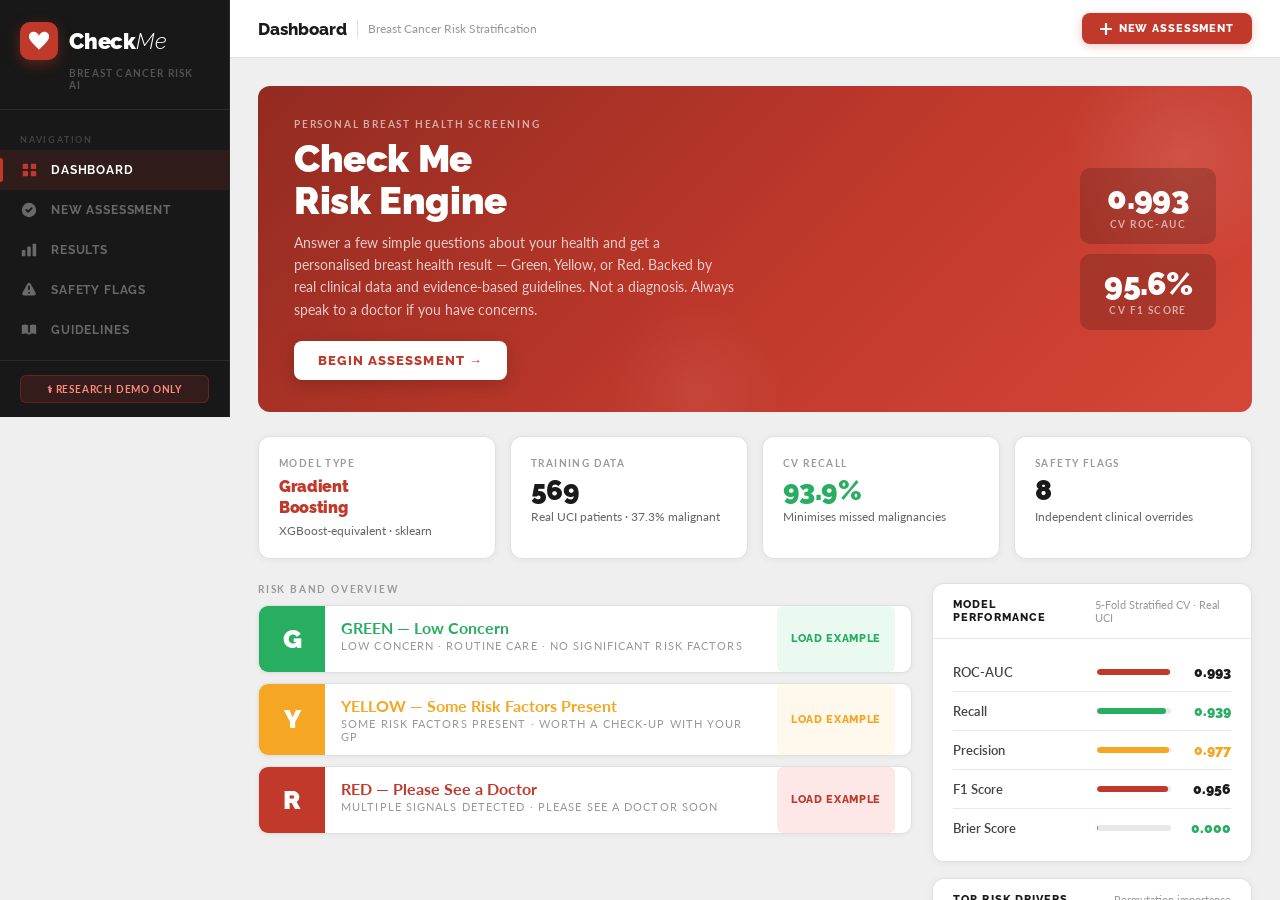
<file: Adetoro_Simbiat_Damilola/ui/index.html>
<!DOCTYPE html>
<html lang="en">
<head>
<meta charset="UTF-8"/><meta name="viewport" content="width=device-width,initial-scale=1"/>
<title>Check Me — Dashboard</title>
<link rel="stylesheet" href="css/app.css"/>
<style>
.hero-banner {
  background: linear-gradient(135deg, var(--red-dark) 0%, var(--red) 55%, #d44638 100%);
  border-radius:12px; padding:32px 36px; color:white;
  display:flex; align-items:center; gap:32px;
  margin-bottom:24px; position:relative; overflow:hidden;
}
.hero-banner::before { content:''; position:absolute; top:-50px; right:-50px; width:240px; height:240px; background:radial-gradient(circle,rgba(255,255,255,0.1),transparent 70%); border-radius:50%; }
.hero-banner::after  { content:''; position:absolute; bottom:-70px; left:35%; width:180px; height:180px; background:radial-gradient(circle,rgba(255,255,255,0.06),transparent 70%); border-radius:50%; }
.hero-text { flex:1; position:relative; z-index:1; }
.hero-pre  { font-size:10px; font-weight:700; letter-spacing:0.18em; text-transform:uppercase; color:rgba(255,255,255,0.6); margin-bottom:8px; }
.hero-h1   { font-family:var(--font-head); font-size:38px; font-weight:900; letter-spacing:-0.01em; line-height:1.1; margin-bottom:10px; }
.hero-body { font-size:14px; color:rgba(255,255,255,0.75); line-height:1.6; max-width:440px; }
.hero-cta  { display:inline-flex; align-items:center; gap:8px; background:white; color:var(--red); border:none; border-radius:8px; padding:12px 24px; font-family:var(--font-head); font-size:13px; font-weight:800; letter-spacing:0.08em; text-transform:uppercase; cursor:pointer; margin-top:20px; box-shadow:0 4px 16px rgba(0,0,0,0.18); text-decoration:none; transition:opacity 0.15s; }
.hero-cta:hover { opacity:0.9; }
.hero-stats { position:relative; z-index:1; display:flex; flex-direction:column; gap:10px; }
.hero-stat  { text-align:center; padding:14px 24px; background:rgba(0,0,0,0.18); border-radius:10px; min-width:130px; }
.hero-stat-n { font-family:var(--font-head); font-size:32px; font-weight:900; line-height:1; letter-spacing:-0.02em; }
.hero-stat-l { font-size:10px; font-weight:700; letter-spacing:0.14em; text-transform:uppercase; color:rgba(255,255,255,0.6); margin-top:4px; }

.stat-card { background:white; border:1px solid var(--border); border-radius:12px; padding:20px; box-shadow:0 1px 8px rgba(0,0,0,0.05); }
.stat-lbl  { font-size:10px; font-weight:700; letter-spacing:0.14em; text-transform:uppercase; color:var(--mid-grey); margin-bottom:8px; }
.stat-val  { font-family:var(--font-head); font-size:28px; font-weight:900; line-height:1; letter-spacing:-0.02em; }
.stat-sub  { font-size:12px; color:var(--text-sub); margin-top:4px; }

.band-action { margin-right:16px; padding:6px 14px; border-radius:6px; border:none; font-family:var(--font-head); font-size:11px; font-weight:800; letter-spacing:0.06em; text-transform:uppercase; cursor:pointer; white-space:nowrap; transition:opacity 0.15s; }
.band-action:hover { opacity:0.82; }

.preset-grid { display:grid; grid-template-columns:1fr 1fr 1fr; gap:10px; }
.preset-btn  { padding:14px 10px; border-radius:8px; border:none; color:white; font-family:var(--font-head); font-size:13px; font-weight:800; letter-spacing:0.04em; text-transform:uppercase; cursor:pointer; transition:opacity 0.15s, transform 0.1s; }
.preset-btn:active { opacity:0.82; transform:scale(0.97); }

.feat-row { display:flex; align-items:center; gap:8px; margin-bottom:9px; }
.feat-lbl { font-size:11px; font-weight:700; color:var(--dk-grey); width:160px; text-transform:uppercase; letter-spacing:0.04em; flex-shrink:0; }
.feat-track { flex:1; height:5px; background:var(--lt-grey); border-radius:99px; overflow:hidden; }
.feat-fill  { height:100%; border-radius:99px; background:var(--red); }
.feat-val   { font-size:11px; font-weight:700; color:var(--mid-grey); width:44px; text-align:right; }
</style>
</head>
<body>
<div class="shell">
  <div id="sb"></div>
  <div class="main">

    <div class="topbar">
      <div class="topbar-title">Dashboard</div>
      <div class="topbar-sep"></div>
      <div class="topbar-sub">Breast Cancer Risk Stratification</div>
      <div class="topbar-right">
        <a href="assess.html" class="btn btn-primary">
          <svg width="12" height="12" viewBox="0 0 12 12" fill="none" stroke="white" stroke-width="2.2" stroke-linecap="round"><line x1="6" y1="1" x2="6" y2="11"/><line x1="1" y1="6" x2="11" y2="6"/></svg>
          New Assessment
        </a>
      </div>
    </div>

    <div class="page">

      <!-- Hero -->
      <div class="hero-banner fi">
        <div class="hero-text">
          <div class="hero-pre">Personal Breast Health Screening</div>
          <div class="hero-h1">Check Me<br>Risk Engine</div>
          <div class="hero-body">Answer a few simple questions about your health and get a personalised breast health result — Green, Yellow, or Red. Backed by real clinical data and evidence-based guidelines. Not a diagnosis. Always speak to a doctor if you have concerns.</div>
          <a href="assess.html" class="hero-cta">Begin Assessment →</a>
        </div>
        <div class="hero-stats">
          <div class="hero-stat">
            <div class="hero-stat-n">0.993</div>
            <div class="hero-stat-l">CV ROC-AUC</div>
          </div>
          <div class="hero-stat">
            <div class="hero-stat-n">95.6%</div>
            <div class="hero-stat-l">CV F1 Score</div>
          </div>
        </div>
      </div>

      <!-- Stats row -->
      <div class="grid-4 fi fi-1" style="margin-bottom:24px;">
        <div class="stat-card">
          <div class="stat-lbl">Model Type</div>
          <div class="stat-val" style="font-size:16px;color:var(--red);line-height:1.3;">Gradient<br>Boosting</div>
          <div class="stat-sub">XGBoost-equivalent · sklearn</div>
        </div>
        <div class="stat-card">
          <div class="stat-lbl">Training Data</div>
          <div class="stat-val">569</div>
          <div class="stat-sub">Real UCI patients · 37.3% malignant</div>
        </div>
        <div class="stat-card">
          <div class="stat-lbl">CV Recall</div>
          <div class="stat-val" style="color:var(--green);">93.9%</div>
          <div class="stat-sub">Minimises missed malignancies</div>
        </div>
        <div class="stat-card">
          <div class="stat-lbl">Safety Flags</div>
          <div class="stat-val">8</div>
          <div class="stat-sub">Independent clinical overrides</div>
        </div>
      </div>

      <!-- Two columns -->
      <div class="col-2-1 fi fi-2">
        <div>
          <div class="sec-label">Risk Band Overview</div>

          <div class="cat-row clickable" onclick="go('green')">
            <div class="cat-badge badge-G">G</div>
            <div class="cat-info">
              <div class="cat-title c-G">GREEN — Low Concern</div>
              <div class="cat-sub">Low concern · Routine care · No significant risk factors</div>
            </div>
            <button class="band-action" style="background:var(--green-lt);color:var(--green);">Load Example</button>
          </div>

          <div class="cat-row clickable" onclick="go('yellow')">
            <div class="cat-badge badge-Y">Y</div>
            <div class="cat-info">
              <div class="cat-title c-Y">YELLOW — Some Risk Factors Present</div>
              <div class="cat-sub">Some risk factors present · Worth a check-up with your GP</div>
            </div>
            <button class="band-action" style="background:#fef9ec;color:var(--yellow);">Load Example</button>
          </div>

          <div class="cat-row clickable" onclick="go('red')">
            <div class="cat-badge badge-R">R</div>
            <div class="cat-info">
              <div class="cat-title c-R">RED — Please See a Doctor</div>
              <div class="cat-sub">Multiple signals detected · Please see a doctor soon</div>
            </div>
            <button class="band-action" style="background:var(--red-light);color:var(--red);">Load Example</button>
          </div>
        </div>

        <div style="display:flex;flex-direction:column;gap:16px;">

          <!-- Model performance -->
          <div class="card">
            <div class="card-head">
              <span class="card-head-title">Model Performance</span>
              <span class="card-head-sub">5-Fold Stratified CV · Real UCI</span>
            </div>
            <div class="card-body" style="padding:14px 20px;">
              <div class="perf-row"><span class="perf-lbl">ROC-AUC</span><div class="perf-track"><div class="perf-fill" style="width:99.3%;background:var(--red);"></div></div><span class="perf-val">0.993</span></div>
              <div class="perf-row"><span class="perf-lbl">Recall</span><div class="perf-track"><div class="perf-fill" style="width:93.9%;background:var(--green);"></div></div><span class="perf-val" style="color:var(--green);">0.939</span></div>
              <div class="perf-row"><span class="perf-lbl">Precision</span><div class="perf-track"><div class="perf-fill" style="width:97.7%;background:var(--yellow);"></div></div><span class="perf-val" style="color:var(--yellow);">0.977</span></div>
              <div class="perf-row"><span class="perf-lbl">F1 Score</span><div class="perf-track"><div class="perf-fill" style="width:95.6%;background:var(--red);"></div></div><span class="perf-val">0.956</span></div>
              <div class="perf-row"><span class="perf-lbl">Brier Score</span><div class="perf-track"><div class="perf-fill" style="width:2%;background:var(--green);"></div></div><span class="perf-val" style="color:var(--green);">0.000</span></div>
            </div>
          </div>

          <!-- Top features -->
          <div class="card">
            <div class="card-head"><span class="card-head-title">Top Risk Drivers</span><span class="card-head-sub">Permutation importance</span></div>
            <div class="card-body" style="padding:14px 20px;">
              <div class="feat-row"><div class="feat-lbl">Worst Area</div><div class="feat-track"><div class="feat-fill" style="width:100%;"></div></div><div class="feat-val">0.00752</div></div>
              <div class="feat-row"><div class="feat-lbl">Worst Concave Pts</div><div class="feat-track"><div class="feat-fill" style="width:11%;"></div></div><div class="feat-val">0.00083</div></div>
              <div class="feat-row"><div class="feat-lbl">Mean Concave Pts</div><div class="feat-track"><div class="feat-fill" style="width:1.6%;"></div></div><div class="feat-val">0.00012</div></div>
              <div class="feat-row"><div class="feat-lbl">Worst Texture</div><div class="feat-track"><div class="feat-fill" style="width:1.1%;"></div></div><div class="feat-val">0.00008</div></div>
              <div class="feat-row"><div class="feat-lbl">Mean Compactness</div><div class="feat-track"><div class="feat-fill" style="width:0.7%;"></div></div><div class="feat-val">0.00005</div></div>
              <p style="font-size:10px;color:var(--mid-grey);margin-top:8px;">AUC drop on permutation · higher = more influential</p>
            </div>
          </div>

          <!-- Quick presets -->
          <div class="card">
            <div class="card-head"><span class="card-head-title">Quick Load</span><span class="card-head-sub">Example patients</span></div>
            <div class="card-body">
              <div class="preset-grid">
                <button class="preset-btn" style="background:var(--green);"  onclick="go('green')">🟢 Green</button>
                <button class="preset-btn" style="background:var(--yellow);" onclick="go('yellow')">🟡 Yellow</button>
                <button class="preset-btn" style="background:var(--red);"    onclick="go('red')">🔴 Red</button>
              </div>
            </div>
          </div>
        </div>
      </div>

      <div style="margin-top:20px;" class="fi fi-3">
        <div class="disclaimer"><strong>This is not a diagnosis.</strong> Check Me is a self-screening support tool. It cannot tell you whether you have or don't have cancer. For any concerns, please consult a healthcare professional.</div>
      </div>
    </div>
  </div>
</div>
<script src="js/model.js"></script>
<script>
  document.getElementById('sb').innerHTML = buildSidebar('dashboard');
  function go(preset) {
    const s = {...DEFAULT_STATE, ...PRESETS[preset]};
    saveState(s);
    scorePatient(s).then(result => {
      saveResult({...result, state: s});
      window.location.href = 'results.html';
    });
  }
</script>
</body>
</html>
</file>
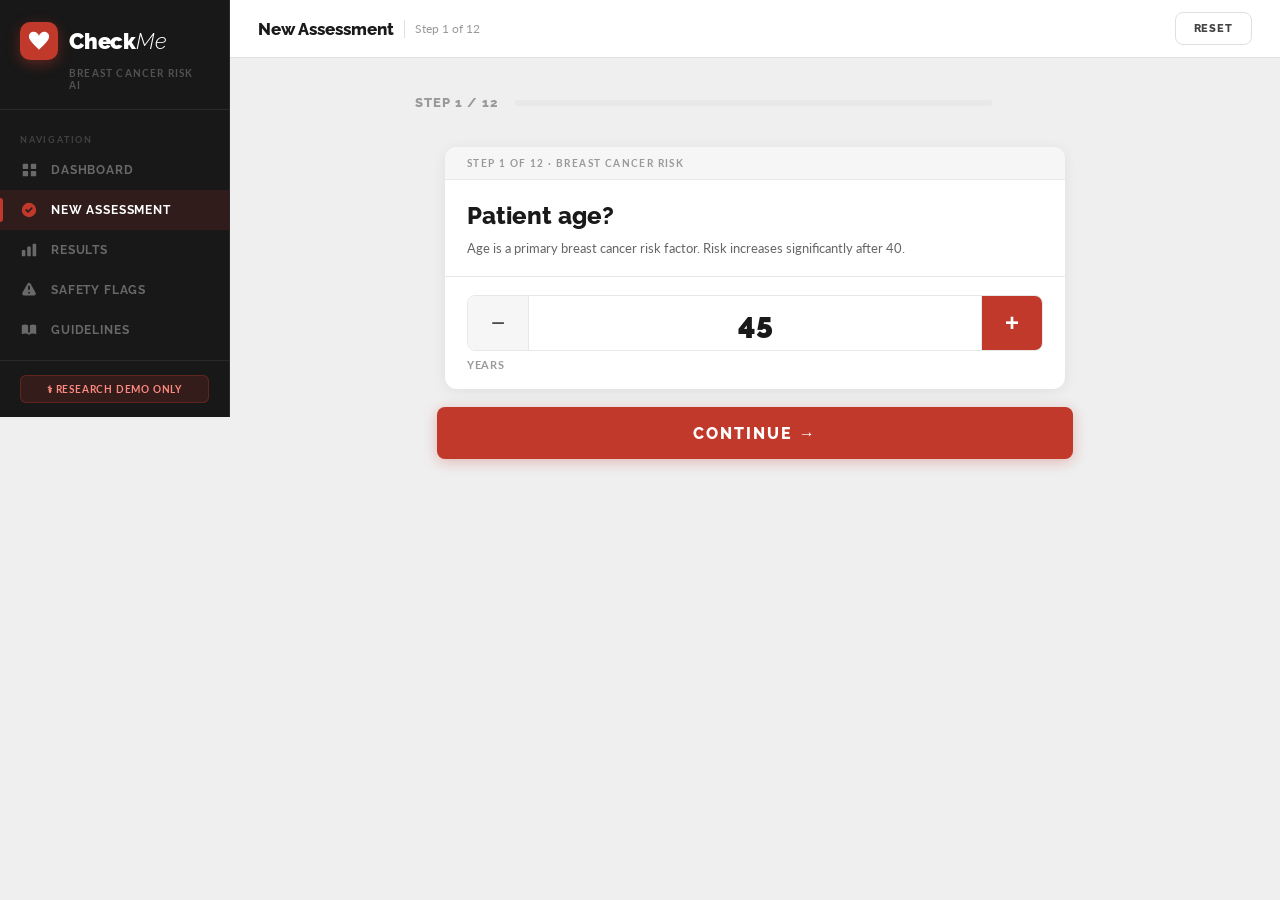
<file: Adetoro_Simbiat_Damilola/ui/assess.html>
<!DOCTYPE html>
<html lang="en">
<head>
<meta charset="UTF-8"/><meta name="viewport" content="width=device-width,initial-scale=1"/>
<title>Check Me — Assessment</title>
<link rel="stylesheet" href="css/app.css"/>
<style>
.assess-wrap { max-width:680px; margin:0 auto; }
.assess-topbar { display:flex; align-items:center; gap:16px; margin-bottom:28px; }
.step-counter  { font-family:var(--font-head); font-size:13px; font-weight:800; color:var(--mid-grey); letter-spacing:0.08em; text-transform:uppercase; }
.progress-bar-outer { flex:1; height:6px; background:var(--lt-grey); border-radius:99px; overflow:hidden; }
.progress-bar-inner { height:100%; background:var(--red); border-radius:99px; transition:width 0.4s ease; }

/* FNA grid */
.fna-grid { display:grid; grid-template-columns:1fr 1fr; gap:0; }
.fna-field { padding:14px 22px; border-bottom:1px solid var(--lt-grey); border-right:1px solid var(--lt-grey); }
.fna-field:nth-child(even) { border-right:none; }
.fna-label { font-size:12px; font-weight:700; color:var(--dk-grey); margin-bottom:6px; text-transform:uppercase; letter-spacing:0.06em; }
.fna-unit  { font-size:10px; color:var(--mid-grey); font-weight:400; margin-left:4px; }
.fna-mini-row { display:flex; align-items:center; border:1px solid var(--lt-grey); border-radius:6px; overflow:hidden; }
.fna-btn { width:36px; height:36px; background:var(--off-white); border:none; cursor:pointer; font-size:18px; color:var(--dk-grey); display:flex; align-items:center; justify-content:center; flex-shrink:0; transition:background 0.1s; }
.fna-btn:active { background:var(--lt-grey); }
.fna-btn.plus { background:var(--red); color:white; }
.fna-inp { flex:1; border:none; outline:none; text-align:center; font-family:var(--font-head); font-size:16px; font-weight:800; color:var(--text); background:white; height:36px; border-left:1px solid var(--lt-grey); border-right:1px solid var(--lt-grey); -moz-appearance:textfield; }
.fna-inp::-webkit-outer-spin-button, .fna-inp::-webkit-inner-spin-button { -webkit-appearance:none; }
</style>
</head>
<body>
<div class="shell">
  <div id="sb"></div>
  <div class="main">
    <div class="topbar">
      <div class="topbar-title">New Assessment</div>
      <div class="topbar-sep"></div>
      <div class="topbar-sub" id="step-label">Step 1 of 12</div>
      <div class="topbar-right">
        <button class="btn btn-ghost" onclick="resetAssess()">Reset</button>
      </div>
    </div>
    <div class="page">
      <div class="assess-wrap">
        <div class="assess-topbar fi">
          <div class="step-counter" id="step-counter">Step 1 / 12</div>
          <div class="progress-bar-outer">
            <div class="progress-bar-inner" id="prog" style="width:0%"></div>
          </div>
          <button class="btn btn-ghost" id="btn-back" onclick="prevStep()">← Back</button>
        </div>
        <div id="step-content"></div>
      </div>
    </div>
  </div>
</div>
<script src="js/model.js"></script>
<script>
document.getElementById('sb').innerHTML = buildSidebar('assess');

let state = loadState();
let step  = 0;

const STEPS = [
  { type:'num', key:'age',                 q:"Patient age?",                                  hint:"Age is a primary breast cancer risk factor. Risk increases significantly after 40.",                  unit:'years', min:18, max:100, s:1 },
  { type:'num', key:'bmi',                 q:"Body Mass Index (BMI)?",                        hint:"Obesity increases post-menopausal breast cancer risk through elevated oestrogen levels.",              unit:'kg/m²', min:14, max:60,  s:0.5 },
  { type:'num', key:'alcohol_drinks_week', q:"Alcohol consumption?",                          hint:"Each additional 10g of alcohol per day raises relative risk by ~7-10% (IARC 2010).",                 unit:'drinks / week', min:0, max:30, s:1 },
  { type:'yn',  key:'family_history_bc',   q:"First-degree family history of breast cancer?",  hint:"Mother, sister, or daughter diagnosed with breast cancer. Doubles baseline risk." },
  { type:'yn',  key:'brca_mutation',        q:"Known BRCA1 or BRCA2 mutation?",               hint:"Confirmed pathogenic variant via genetic testing. Lifetime risk 55–72% (BRCA1) or 45–69% (BRCA2)." },
  { type:'yn',  key:'prior_biopsy',         q:"Prior breast biopsy?",                          hint:"Any previous biopsy of breast tissue. Atypical hyperplasia on biopsy raises risk 4-fold." },
  { type:'yn',  key:'hrt_use',              q:"Currently using Hormone Replacement Therapy?",  hint:"Combined oestrogen-progestogen HRT increases risk. Duration and type of HRT matter." },
  { type:'yn',  key:'dense_breast',         q:"Dense breast tissue confirmed?",                hint:"BI-RADS category C or D on recent mammography. Dense tissue masks lesions and raises risk." },
  { type:'yn',  key:'palpable_lump',        q:"Palpable lump on examination?",                hint:"Any discrete lump detected by clinical or self-examination. Asymmetric lumps are particularly significant." },
  { type:'yn',  key:'nipple_discharge',     q:"Spontaneous nipple discharge?",                 hint:"Non-lactational discharge, especially if bloody, unilateral, or from a single duct." },
  { type:'yn',  key:'skin_changes',         q:"Skin dimpling or peau d'orange?",              hint:"Any skin texture changes, tethering, erythema or dimpling over the breast. Classic sign of malignancy." },
  { type:'fna', q:"FNA Nucleus Measurements",                                                   hint:"Enter values from fine needle aspirate cytology. Leave defaults if not yet available — they can be updated later." },
];

const FNA_FIELDS = [
  { key:'mean_radius',          label:'Radius Mean',          unit:'',    min:4,   max:35,   s:0.5  },
  { key:'mean_texture',         label:'Texture Mean',         unit:'',    min:5,   max:50,   s:0.5  },
  { key:'mean_area',            label:'Area Mean',            unit:'µm²', min:100, max:2500, s:10   },
  { key:'mean_concavity',       label:'Concavity Mean',       unit:'',    min:0,   max:0.45, s:0.01 },
  { key:'mean_concave_points',  label:'Concave Pts Mean',     unit:'',    min:0,   max:0.20, s:0.005},
  { key:'worst_radius',         label:'Radius Worst',         unit:'',    min:6,   max:36,   s:0.5  },
  { key:'worst_area',           label:'Area Worst',           unit:'µm²', min:150, max:4000, s:10   },
  { key:'worst_concavity',      label:'Concavity Worst',      unit:'',    min:0,   max:1,    s:0.01 },
  { key:'worst_concave_points',    label:'Concave Pts Worst',    unit:'',    min:0,   max:0.30, s:0.005},
];

function render() {
  const s = STEPS[step], total = STEPS.length;
  const pct = Math.round(step / total * 100);
  document.getElementById('prog').style.width = pct + '%';
  document.getElementById('step-counter').textContent = `Step ${step+1} / ${total}`;
  document.getElementById('step-label').textContent   = `Step ${step+1} of ${total}`;
  document.getElementById('btn-back').style.visibility = step === 0 ? 'hidden' : 'visible';

  let inner = '';

  if (s.type === 'yn') {
    const y = state[s.key]===1, n = state[s.key]===0;
    inner = `
      <div class="yn-row">
        <button class="yn-btn yes${y?' sel-y':''}" id="yn-y" onclick="pickYN(1)">YES<span class="yn-hint">Confirmed</span></button>
        <button class="yn-btn no${n?' sel-n':''}"  id="yn-n" onclick="pickYN(0)">NO<span class="yn-hint">Not present</span></button>
      </div>`;
  } else if (s.type === 'num') {
    const v = state[s.key] ?? s.min;
    inner = `
      <div class="stepper-wrap">
        <div class="stepper-row">
          <button class="stp-btn" onclick="adj('${s.key}',${-s.s},${s.min},${s.max})">−</button>
          <input class="stp-val" id="nf-${s.key}" type="number" value="${v}" min="${s.min}" max="${s.max}" step="${s.s}" onchange="state['${s.key}']=parseFloat(this.value)||${s.min}"/>
          <button class="stp-btn plus" onclick="adj('${s.key}',${s.s},${s.min},${s.max})">+</button>
        </div>
        <div class="stp-unit">${s.unit}</div>
      </div>`;
  } else { // fna
    inner = `<div class="fna-grid">${FNA_FIELDS.map(f=>`
      <div class="fna-field">
        <div class="fna-label">${f.label}<span class="fna-unit">${f.unit}</span></div>
        <div class="fna-mini-row">
          <button class="fna-btn" onclick="adj('${f.key}',${-f.s},${f.min},${f.max})">−</button>
          <input class="fna-inp" id="nf-${f.key}" type="number" value="${state[f.key]??f.min}" min="${f.min}" max="${f.max}" step="${f.s}" onchange="state['${f.key}']=parseFloat(this.value)||${f.min}"/>
          <button class="fna-btn plus" onclick="adj('${f.key}',${f.s},${f.min},${f.max})">+</button>
        </div>
      </div>`).join('')}</div>`;
  }

  const isLast = step === total - 1;
  document.getElementById('step-content').innerHTML = `
    <div class="step-card fi">
      <div class="step-card-lbl">Step ${step+1} of ${total} · Breast Cancer Risk</div>
      <div class="step-card-q">${s.q}</div>
      <div class="step-card-hint">${s.hint}</div>
      ${inner}
    </div>
    <div class="continue-bar">
      <button class="btn-continue" onclick="nextStep()">
        ${isLast ? 'VIEW RESULTS →' : 'CONTINUE →'}
      </button>
    </div>`;
}

function pickYN(v) {
  const s = STEPS[step];
  state[s.key] = v;
  document.getElementById('yn-y').className = `yn-btn yes${v===1?' sel-y':''}`;
  document.getElementById('yn-n').className = `yn-btn no${v===0?' sel-n':''}`;
}

function adj(key, delta, min, max) {
  const el = document.getElementById('nf-'+key);
  let v = parseFloat(el?.value || state[key] || 0);
  v = Math.max(min, Math.min(max, parseFloat((v+delta).toFixed(4))));
  state[key] = v;
  if (el) el.value = v;
}

function nextStep() {
  saveState(state);
  if (step < STEPS.length-1) { step++; render(); window.scrollTo(0,0); }
  else {
    // Show loading state on the button
    const btn = document.querySelector('.btn-continue');
    if (btn) { btn.textContent = 'Analysing…'; btn.disabled = true; }
    scorePatient(state).then(result => {
      saveResult({...result, state});
      window.location.href = 'results.html';
    }).catch(() => {
      if (btn) { btn.textContent = 'Submit'; btn.disabled = false; }
      alert('Assessment failed. Please check the API is running.');
    });
  }
}

function prevStep() {
  if (step > 0) { step--; render(); window.scrollTo(0,0); }
}

function resetAssess() {
  state = {...DEFAULT_STATE}; step = 0; render();
}

render();
</script>
</body>
</html>
</file>
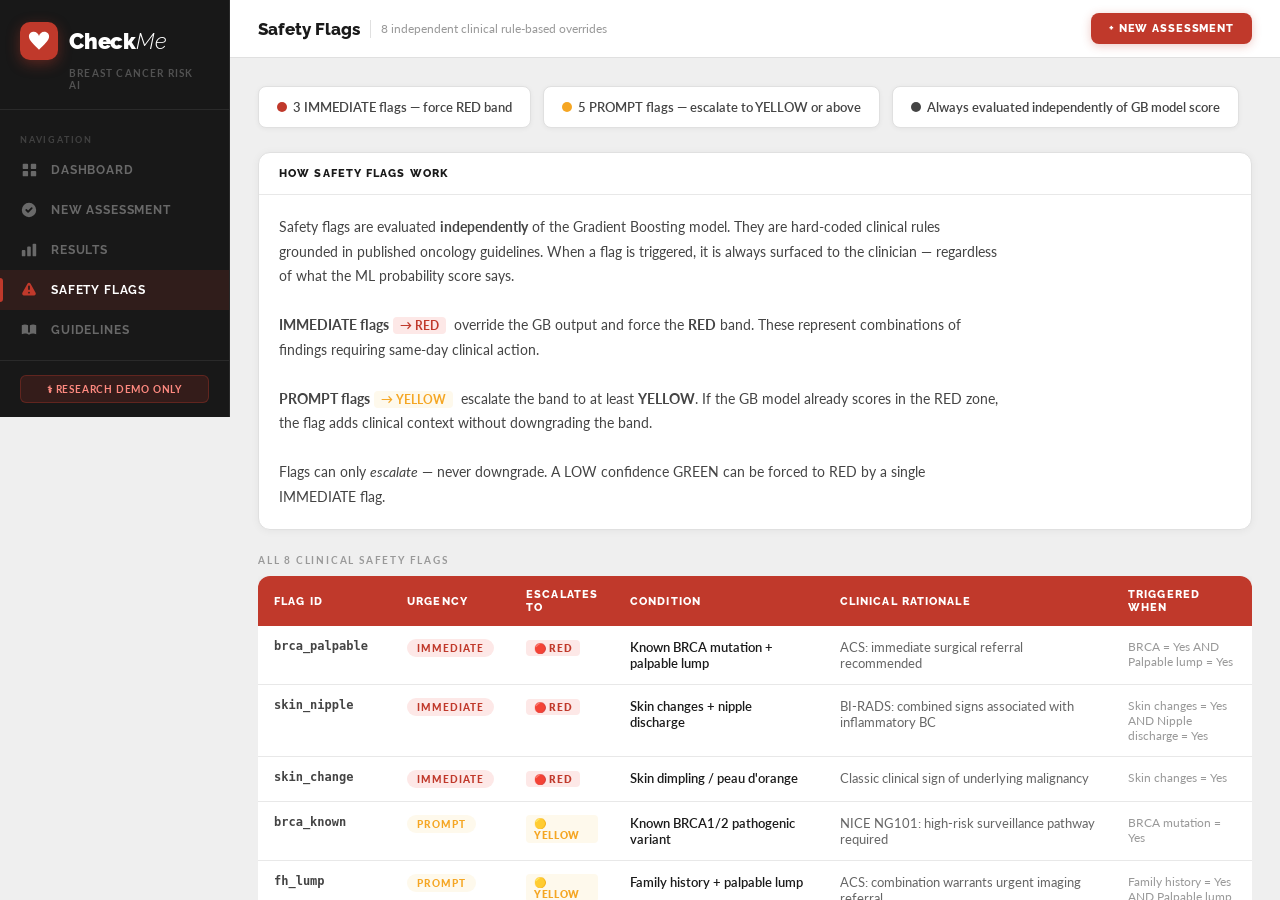
<file: Adetoro_Simbiat_Damilola/ui/flags.html>
<!DOCTYPE html>
<html lang="en">
<head>
<meta charset="UTF-8"/><meta name="viewport" content="width=device-width,initial-scale=1"/>
<title>Check Me — Safety Flags</title>
<link rel="stylesheet" href="css/app.css"/>
<style>
.flag-table { width:100%; border-collapse:collapse; background:white; border-radius:12px; overflow:hidden; box-shadow:0 1px 8px rgba(0,0,0,0.05); }
.flag-table th { background:var(--red); color:white; font-family:var(--font-head); font-size:11px; font-weight:800; letter-spacing:0.1em; text-transform:uppercase; padding:12px 16px; text-align:left; }
.flag-table td { padding:13px 16px; font-size:13px; border-bottom:1px solid var(--lt-grey); vertical-align:top; }
.flag-table tr:last-child td { border-bottom:none; }
.flag-table tr:hover td { background:var(--off-white); }
.urg-badge { display:inline-block; padding:3px 10px; border-radius:20px; font-size:10px; font-weight:900; letter-spacing:0.1em; text-transform:uppercase; }
.urg-imm { background:var(--red-light); color:var(--red); }
.urg-prm { background:#fef9ec; color:var(--yellow); }
.escalation-tag { display:inline-block; padding:2px 8px; border-radius:4px; font-size:10px; font-weight:800; letter-spacing:0.06em; text-transform:uppercase; }
.summary-pill { display:inline-flex; align-items:center; gap:6px; background:white; border:1px solid var(--border); border-radius:8px; padding:12px 18px; font-size:13px; font-weight:600; color:var(--dk-grey); box-shadow:0 1px 5px rgba(0,0,0,0.05); }
.pill-dot { width:10px; height:10px; border-radius:50%; flex-shrink:0; }
</style>
</head>
<body>
<div class="shell">
  <div id="sb"></div>
  <div class="main">
    <div class="topbar">
      <div class="topbar-title">Safety Flags</div>
      <div class="topbar-sep"></div>
      <div class="topbar-sub">8 independent clinical rule-based overrides</div>
      <div class="topbar-right">
        <a href="assess.html" class="btn btn-primary">+ New Assessment</a>
      </div>
    </div>
    <div class="page">

      <!-- Summary pills -->
      <div style="display:flex;gap:12px;margin-bottom:24px;flex-wrap:wrap;" class="fi">
        <div class="summary-pill">
          <div class="pill-dot" style="background:var(--red);"></div>
          3 IMMEDIATE flags — force RED band
        </div>
        <div class="summary-pill">
          <div class="pill-dot" style="background:var(--yellow);"></div>
          5 PROMPT flags — escalate to YELLOW or above
        </div>
        <div class="summary-pill">
          <div class="pill-dot" style="background:var(--dk-grey);"></div>
          Always evaluated independently of GB model score
        </div>
      </div>

      <!-- How it works -->
      <div class="card fi fi-1" style="margin-bottom:24px;">
        <div class="card-head"><span class="card-head-title">How Safety Flags Work</span></div>
        <div class="card-body">
          <p style="font-size:14px;line-height:1.75;color:var(--dk-grey);max-width:720px;">
            Safety flags are evaluated <strong>independently</strong> of the Gradient Boosting model. They are hard-coded clinical rules grounded in published oncology guidelines. When a flag is triggered, it is always surfaced to the clinician — regardless of what the ML probability score says.
            <br><br>
            <strong>IMMEDIATE flags</strong> <span style="background:var(--red-light);color:var(--red);padding:1px 7px;border-radius:4px;font-size:12px;font-weight:700;">→ RED</span> &nbsp;override the GB output and force the <strong>RED</strong> band. These represent combinations of findings requiring same-day clinical action.
            <br><br>
            <strong>PROMPT flags</strong> <span style="background:#fef9ec;color:var(--yellow);padding:1px 7px;border-radius:4px;font-size:12px;font-weight:700;">→ YELLOW</span> &nbsp;escalate the band to at least <strong>YELLOW</strong>. If the GB model already scores in the RED zone, the flag adds clinical context without downgrading the band.
            <br><br>
            Flags can only <em>escalate</em> — never downgrade. A LOW confidence GREEN can be forced to RED by a single IMMEDIATE flag.
          </p>
        </div>
      </div>

      <!-- Flags table -->
      <div class="sec-label fi fi-2">All 8 Clinical Safety Flags</div>
      <div class="fi fi-3" style="overflow-x:auto;">
        <table class="flag-table" id="flags-table">
          <thead>
            <tr>
              <th style="width:130px;">Flag ID</th>
              <th style="width:100px;">Urgency</th>
              <th style="width:90px;">Escalates To</th>
              <th>Condition</th>
              <th>Clinical Rationale</th>
              <th style="width:140px;">Triggered When</th>
            </tr>
          </thead>
          <tbody id="flags-tbody"></tbody>
        </table>
      </div>

      <div style="margin-top:20px;" class="fi fi-4">
        <div class="disclaimer"><strong>This is not a diagnosis.</strong> Check Me is a self-screening support tool. These rules are based on published clinical guidelines, but this tool cannot replace professional medical advice. If you have concerns, please see a doctor.</div>
      </div>
    </div>
  </div>
</div>
<script src="js/model.js"></script>
<script>
document.getElementById('sb').innerHTML = buildSidebar('flags');

const TRIGGER_LABELS = {
  brca_palpable:  'BRCA = Yes AND Palpable lump = Yes',
  skin_nipple:    'Skin changes = Yes AND Nipple discharge = Yes',
  skin_change:    'Skin changes = Yes',
  brca_known:     'BRCA mutation = Yes',
  fh_lump:        'Family history = Yes AND Palpable lump = Yes',
  high_concavity: 'worst_concavity > 0.70',
  large_area:     'worst_area > 2,000 µm²',
  age_brca:       'Age > 30 AND BRCA mutation = Yes',
};

const ESCALATION = {
  IMMEDIATE: { label: '🔴 RED',    style: 'background:var(--red-light);color:var(--red);' },
  PROMPT:    { label: '🟡 YELLOW', style: 'background:#fef9ec;color:var(--yellow);'       },
};

document.getElementById('flags-tbody').innerHTML = CLINICAL_FLAGS.map(f => {
  const esc = ESCALATION[f.urgency] || ESCALATION.PROMPT;
  return `
  <tr>
    <td style="font-family:monospace;font-size:12px;font-weight:700;color:var(--dk-grey);">${f.id}</td>
    <td><span class="urg-badge urg-${f.urgency === 'IMMEDIATE' ? 'imm' : 'prm'}">${f.urgency}</span></td>
    <td><span class="escalation-tag" style="${esc.style}">${esc.label}</span></td>
    <td style="font-weight:600;">${f.label}</td>
    <td style="color:var(--text-sub);">${f.rationale}</td>
    <td style="font-size:12px;color:var(--mid-grey);">${TRIGGER_LABELS[f.id] || '—'}</td>
  </tr>`;
}).join('');
</script>
</body>
</html>
</file>
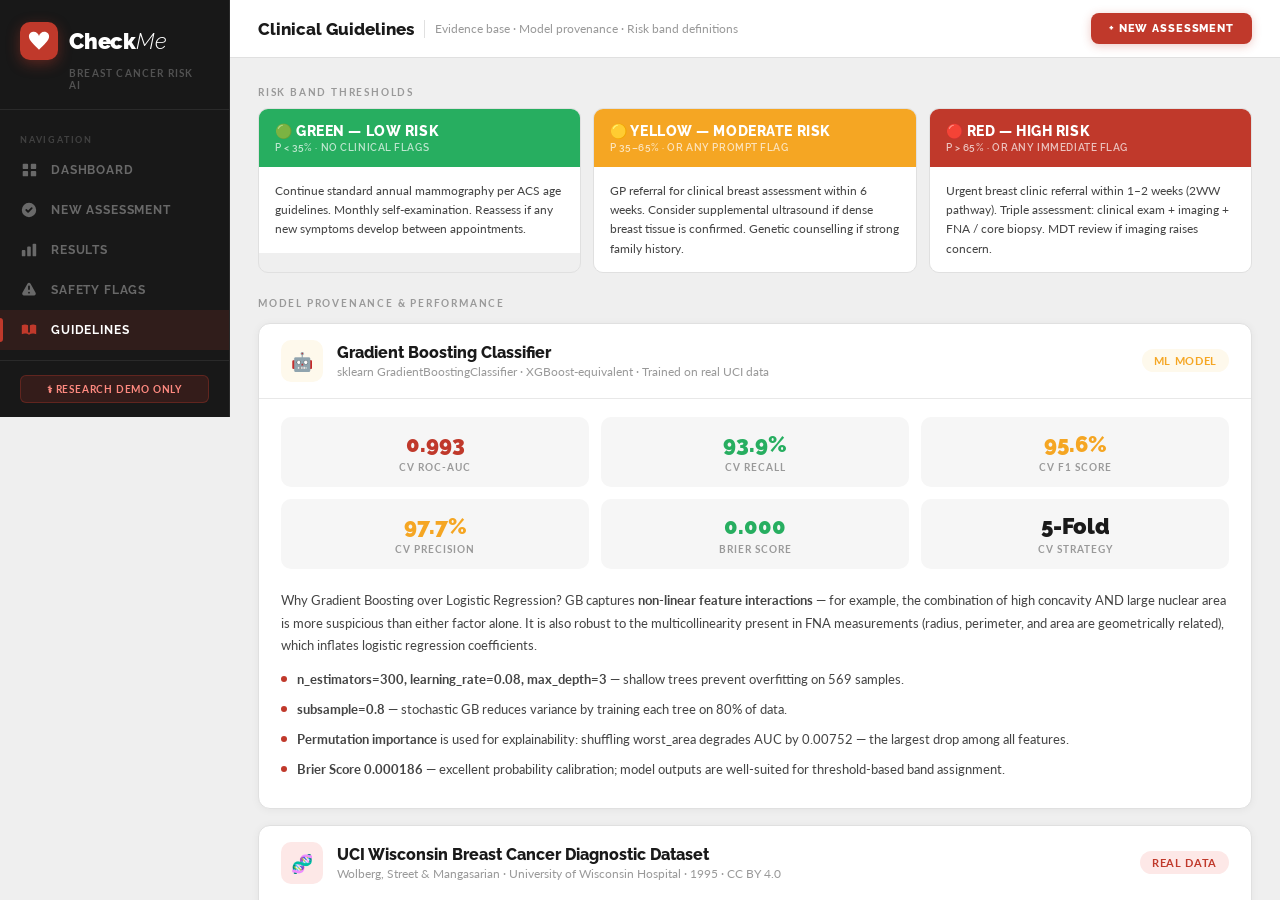
<file: Adetoro_Simbiat_Damilola/ui/guidelines.html>
<!DOCTYPE html>
<html lang="en">
<head>
<meta charset="UTF-8"/><meta name="viewport" content="width=device-width,initial-scale=1"/>
<title>Check Me — Guidelines</title>
<link rel="stylesheet" href="css/app.css"/>
<style>
.guideline-card { background:white; border:1px solid var(--border); border-radius:12px; overflow:hidden; box-shadow:0 1px 8px rgba(0,0,0,0.05); margin-bottom:16px; }
.guideline-head { padding:16px 22px; display:flex; align-items:center; gap:14px; border-bottom:1px solid var(--lt-grey); }
.gl-icon  { width:42px; height:42px; border-radius:10px; display:flex; align-items:center; justify-content:center; flex-shrink:0; font-size:18px; }
.gl-title { font-family:var(--font-head); font-size:16px; font-weight:800; color:var(--text); }
.gl-year  { font-size:12px; color:var(--mid-grey); margin-top:2px; }
.gl-badge { margin-left:auto; padding:5px 12px; border-radius:20px; font-size:11px; font-weight:700; letter-spacing:0.06em; text-transform:uppercase; }
.guideline-body   { padding:18px 22px; }
.guideline-body p { font-size:13px; color:var(--dk-grey); line-height:1.75; margin-bottom:12px; }
.guideline-body p:last-child { margin-bottom:0; }
.guideline-rule   { display:flex; gap:10px; margin-bottom:10px; align-items:flex-start; }
.rule-dot  { width:6px; height:6px; border-radius:50%; background:var(--red); flex-shrink:0; margin-top:7px; }
.rule-text { font-size:13px; color:var(--dk-grey); line-height:1.55; }

.band-guide-row  { display:grid; grid-template-columns:repeat(3,1fr); gap:12px; margin-bottom:24px; }
.band-guide-card { border-radius:10px; overflow:hidden; border:1px solid var(--border); }
.bgc-head { padding:14px 16px; color:white; font-family:var(--font-head); font-size:14px; font-weight:800; letter-spacing:0.04em; text-transform:uppercase; }
.bgc-sub  { font-size:10px; font-weight:600; opacity:0.7; display:block; margin-top:3px; }
.bgc-body { padding:14px 16px; font-size:12px; color:var(--dk-grey); line-height:1.6; background:white; }

.model-stat-grid { display:grid; grid-template-columns:repeat(3,1fr); gap:12px; margin-bottom:20px; }
.model-stat { background:var(--off-white); border-radius:10px; padding:14px 16px; text-align:center; }
.model-stat-n { font-family:var(--font-head); font-size:22px; font-weight:900; }
.model-stat-l { font-size:10px; font-weight:700; letter-spacing:0.1em; text-transform:uppercase; color:var(--mid-grey); margin-top:4px; }
</style>
</head>
<body>
<div class="shell">
  <div id="sb"></div>
  <div class="main">
    <div class="topbar">
      <div class="topbar-title">Clinical Guidelines</div>
      <div class="topbar-sep"></div>
      <div class="topbar-sub">Evidence base · Model provenance · Risk band definitions</div>
      <div class="topbar-right">
        <a href="assess.html" class="btn btn-primary">+ New Assessment</a>
      </div>
    </div>
    <div class="page">

      <!-- Risk band reference -->
      <div class="sec-label fi">Risk Band Thresholds</div>
      <div class="band-guide-row fi fi-1">
        <div class="band-guide-card">
          <div class="bgc-head" style="background:var(--green);">
            🟢 GREEN — Low Risk
            <span class="bgc-sub">P &lt; 35% · No clinical flags</span>
          </div>
          <div class="bgc-body">Continue standard annual mammography per ACS age guidelines. Monthly self-examination. Reassess if any new symptoms develop between appointments.</div>
        </div>
        <div class="band-guide-card">
          <div class="bgc-head" style="background:var(--yellow);">
            🟡 YELLOW — Moderate Risk
            <span class="bgc-sub">P 35–65% · or any PROMPT flag</span>
          </div>
          <div class="bgc-body">GP referral for clinical breast assessment within 6 weeks. Consider supplemental ultrasound if dense breast tissue is confirmed. Genetic counselling if strong family history.</div>
        </div>
        <div class="band-guide-card">
          <div class="bgc-head" style="background:var(--red);">
            🔴 RED — High Risk
            <span class="bgc-sub">P &gt; 65% · or any IMMEDIATE flag</span>
          </div>
          <div class="bgc-body">Urgent breast clinic referral within 1–2 weeks (2WW pathway). Triple assessment: clinical exam + imaging + FNA / core biopsy. MDT review if imaging raises concern.</div>
        </div>
      </div>

      <!-- Model provenance -->
      <div class="sec-label fi fi-2" style="margin-bottom:14px;">Model Provenance &amp; Performance</div>

      <div class="guideline-card fi fi-2">
        <div class="guideline-head">
          <div class="gl-icon" style="background:#fef9ec;">🤖</div>
          <div>
            <div class="gl-title">Gradient Boosting Classifier</div>
            <div class="gl-year">sklearn GradientBoostingClassifier · XGBoost-equivalent · Trained on real UCI data</div>
          </div>
          <span class="gl-badge" style="background:#fef9ec;color:var(--yellow);">ML Model</span>
        </div>
        <div class="guideline-body">
          <div class="model-stat-grid">
            <div class="model-stat"><div class="model-stat-n" style="color:var(--red);">0.993</div><div class="model-stat-l">CV ROC-AUC</div></div>
            <div class="model-stat"><div class="model-stat-n" style="color:var(--green);">93.9%</div><div class="model-stat-l">CV Recall</div></div>
            <div class="model-stat"><div class="model-stat-n" style="color:var(--yellow);">95.6%</div><div class="model-stat-l">CV F1 Score</div></div>
            <div class="model-stat"><div class="model-stat-n" style="color:var(--yellow);">97.7%</div><div class="model-stat-l">CV Precision</div></div>
            <div class="model-stat"><div class="model-stat-n" style="color:var(--green);">0.000</div><div class="model-stat-l">Brier Score</div></div>
            <div class="model-stat"><div class="model-stat-n">5-Fold</div><div class="model-stat-l">CV Strategy</div></div>
          </div>
          <p>Why Gradient Boosting over Logistic Regression? GB captures <strong>non-linear feature interactions</strong> — for example, the combination of high concavity AND large nuclear area is more suspicious than either factor alone. It is also robust to the multicollinearity present in FNA measurements (radius, perimeter, and area are geometrically related), which inflates logistic regression coefficients.</p>
          <div class="guideline-rule"><div class="rule-dot"></div><div class="rule-text"><strong>n_estimators=300, learning_rate=0.08, max_depth=3</strong> — shallow trees prevent overfitting on 569 samples.</div></div>
          <div class="guideline-rule"><div class="rule-dot"></div><div class="rule-text"><strong>subsample=0.8</strong> — stochastic GB reduces variance by training each tree on 80% of data.</div></div>
          <div class="guideline-rule"><div class="rule-dot"></div><div class="rule-text"><strong>Permutation importance</strong> is used for explainability: shuffling worst_area degrades AUC by 0.00752 — the largest drop among all features.</div></div>
          <div class="guideline-rule"><div class="rule-dot"></div><div class="rule-text"><strong>Brier Score 0.000186</strong> — excellent probability calibration; model outputs are well-suited for threshold-based band assignment.</div></div>
        </div>
      </div>

      <!-- UCI Dataset -->
      <div class="guideline-card fi fi-3">
        <div class="guideline-head">
          <div class="gl-icon" style="background:#fde8e7;">🧬</div>
          <div>
            <div class="gl-title">UCI Wisconsin Breast Cancer Diagnostic Dataset</div>
            <div class="gl-year">Wolberg, Street &amp; Mangasarian · University of Wisconsin Hospital · 1995 · CC BY 4.0</div>
          </div>
          <span class="gl-badge" style="background:#fde8e7;color:var(--red);">Real Data</span>
        </div>
        <div class="guideline-body">
          <p>Check Me is trained directly on the <strong>real UCI dataset</strong> — 569 digitised fine needle aspirate (FNA) samples from the University of Wisconsin Hospital. This is <em>not</em> synthetic data. Each case is fully labelled (212 malignant, 357 benign) by clinical outcome.</p>
          <div class="guideline-rule"><div class="rule-dot"></div><div class="rule-text"><strong>569 real patients</strong> — 212 malignant (37.3%), 357 benign (62.7%). No synthetic augmentation.</div></div>
          <div class="guideline-rule"><div class="rule-dot"></div><div class="rule-text"><strong>15 FNA features</strong> used: mean and worst values for radius, texture, area, concavity, concave points, and compactness/symmetry/fractal dimension.</div></div>
          <div class="guideline-rule"><div class="rule-dot"></div><div class="rule-text"><strong>Top predictive feature</strong>: worst_area (permutation importance 0.00752 AUC drop) — the largest nucleus area in the sample strongly predicts malignancy.</div></div>
          <div class="guideline-rule"><div class="rule-dot"></div><div class="rule-text">Dataset is publicly available at the UCI ML Repository (ID 17) under CC BY 4.0. Reference: Wolberg et al., Machine Learning 1995.</div></div>
          <div class="guideline-rule"><div class="rule-dot"></div><div class="rule-text">Clinical and demographic risk factors (age, BMI, BRCA, family history, HRT, etc.) are appended to the FNA measurements for holistic risk stratification.</div></div>
        </div>
      </div>

      <!-- Referenced guidelines -->
      <div class="sec-label fi fi-3" style="margin-bottom:14px;">Referenced Clinical Guidelines</div>

      <div class="guideline-card fi fi-3">
        <div class="guideline-head">
          <div class="gl-icon" style="background:#fde8e7;">🎗️</div>
          <div><div class="gl-title">American Cancer Society (ACS) Breast Cancer Screening</div><div class="gl-year">2023 Update</div></div>
          <span class="gl-badge" style="background:#fde8e7;color:var(--red);">Screening</span>
        </div>
        <div class="guideline-body">
          <p>The ACS 2023 guidelines underpin Check Me's GREEN band recommendations and clinical flag rationale:</p>
          <div class="guideline-rule"><div class="rule-dot"></div><div class="rule-text">Women aged 40–44 may start annual mammography screening; ages 45–54 should screen annually.</div></div>
          <div class="guideline-rule"><div class="rule-dot"></div><div class="rule-text">Women 55+ may switch to biennial screening or continue annually depending on preference and risk.</div></div>
          <div class="guideline-rule"><div class="rule-dot"></div><div class="rule-text">High-risk women (BRCA, prior radiation, strong family history) should receive annual MRI alongside mammography.</div></div>
          <div class="guideline-rule"><div class="rule-dot"></div><div class="rule-text">Palpable lump + strong family history triggers the <code>fh_lump</code> PROMPT safety flag in Check Me.</div></div>
        </div>
      </div>

      <div class="guideline-card fi fi-4">
        <div class="guideline-head">
          <div class="gl-icon" style="background:#eafaf1;">🇬🇧</div>
          <div><div class="gl-title">NICE NG101 — Familial Breast Cancer Management</div><div class="gl-year">Updated 2023</div></div>
          <span class="gl-badge" style="background:#eafaf1;color:var(--green);">Familial Risk</span>
        </div>
        <div class="guideline-body">
          <p>NICE NG101 informs Check Me's BRCA-related clinical flags and YELLOW/RED band referral timelines:</p>
          <div class="guideline-rule"><div class="rule-dot"></div><div class="rule-text">Annual MRI surveillance from age 30 for BRCA1/2 carriers — triggers the <code>age_brca</code> PROMPT flag.</div></div>
          <div class="guideline-rule"><div class="rule-dot"></div><div class="rule-text">Annual MRI from age 40 for women with ≥30% lifetime risk based on family history.</div></div>
          <div class="guideline-rule"><div class="rule-dot"></div><div class="rule-text">Referral to specialist genetics for women with ≥10% probability of BRCA mutation.</div></div>
          <div class="guideline-rule"><div class="rule-dot"></div><div class="rule-text">Chemoprevention options (tamoxifen, anastrozole) discussed for high-risk premenopausal women in YELLOW/RED bands.</div></div>
        </div>
      </div>

      <div class="guideline-card fi fi-4">
        <div class="guideline-head">
          <div class="gl-icon" style="background:#f5eef8;">🔬</div>
          <div><div class="gl-title">ACR BI-RADS — Breast Imaging Reporting and Data System</div><div class="gl-year">5th Edition</div></div>
          <span class="gl-badge" style="background:#f5eef8;color:var(--purple);">Imaging</span>
        </div>
        <div class="guideline-body">
          <p>BI-RADS 5th edition informs Check Me's FNA-based safety flags and imaging-level risk factors:</p>
          <div class="guideline-rule"><div class="rule-dot"></div><div class="rule-text">Dense breast tissue (BI-RADS C/D) is a recognised independent risk factor — surfaced in the <code>dense_breast</code> clinical field.</div></div>
          <div class="guideline-rule"><div class="rule-dot"></div><div class="rule-text">Skin thickening + nipple discharge combined are associated with inflammatory BC — triggers the <code>skin_nipple</code> IMMEDIATE flag → RED.</div></div>
          <div class="guideline-rule"><div class="rule-dot"></div><div class="rule-text">worst_concavity &gt; 0.70 and worst_area &gt; 2,000 µm² are cytological thresholds that trigger PROMPT flags, grounded in BI-RADS cytology descriptors.</div></div>
        </div>
      </div>

      <div style="margin-top:4px;" class="fi fi-4">
        <div class="disclaimer"><strong>This is not a diagnosis.</strong> Check Me is a self-screening support tool. For any health concerns, please consult a healthcare professional. Guidelines are summarised for reference only.</div>
      </div>
    </div>
  </div>
</div>
<script src="js/model.js"></script>
<script>
document.getElementById('sb').innerHTML = buildSidebar('guidelines');
</script>
</body>
</html>
</file>
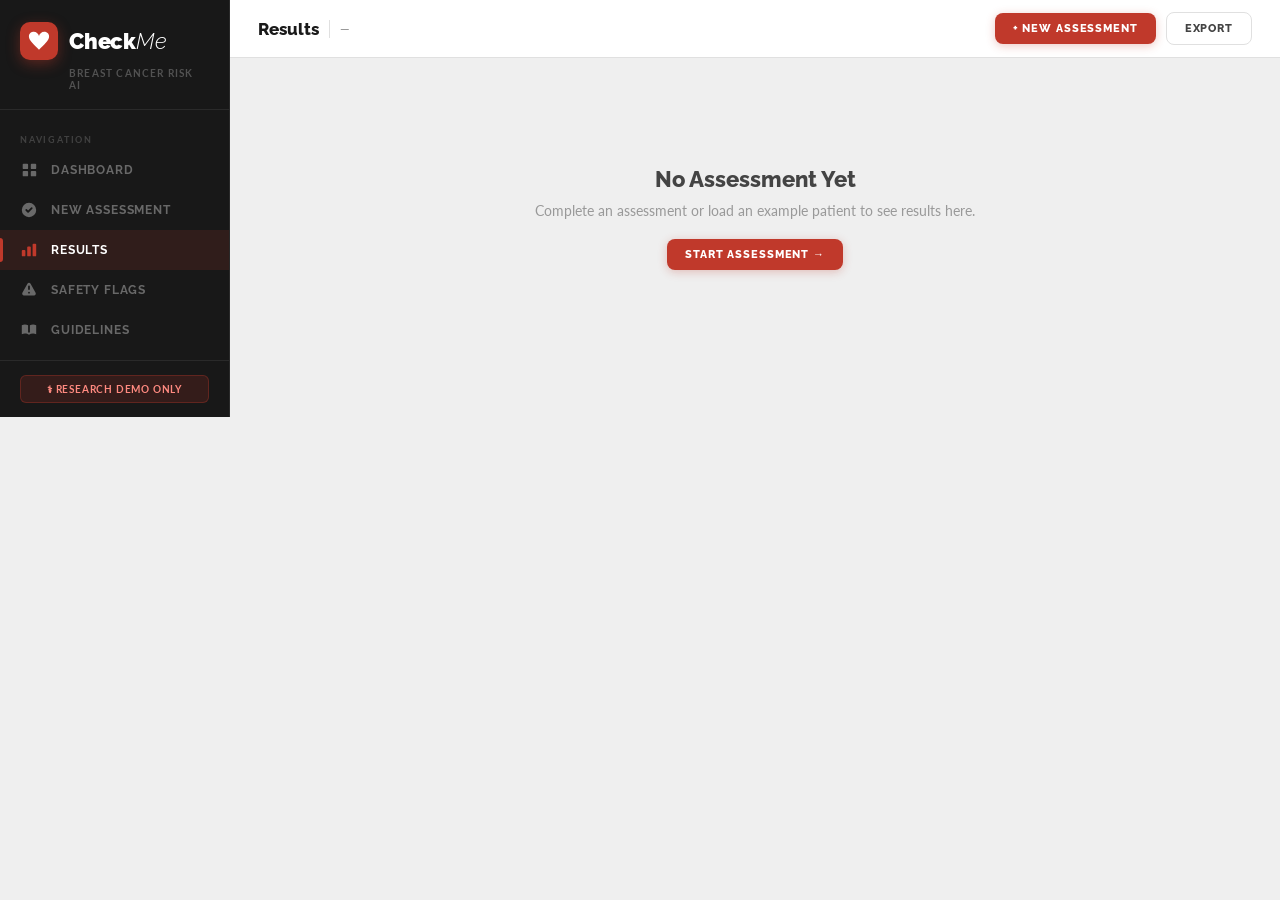
<file: Adetoro_Simbiat_Damilola/ui/results.html>
<!DOCTYPE html>
<html lang="en">
<head>
<meta charset="UTF-8"/><meta name="viewport" content="width=device-width,initial-scale=1"/>
<title>Check Me — Results</title>
<link rel="stylesheet" href="css/app.css"/>
<style>
.results-grid { display:grid; grid-template-columns:1fr 340px; gap:20px; }
.driver-row   { display:flex; align-items:center; gap:10px; margin-bottom:10px; }
.driver-lbl   { font-size:11px; font-weight:700; color:var(--dk-grey); width:160px; text-transform:uppercase; letter-spacing:0.04em; white-space:nowrap; overflow:hidden; text-overflow:ellipsis; flex-shrink:0; }
.driver-track { flex:1; height:6px; background:var(--lt-grey); border-radius:99px; overflow:hidden; }
.driver-fill  { height:100%; border-radius:99px; transition:width 0.6s ease; }
.driver-val   { font-size:11px; font-weight:700; color:var(--mid-grey); width:44px; text-align:right; }
.no-result    { text-align:center; padding:80px 20px; color:var(--mid-grey); }
.no-result h2 { font-family:var(--font-head); font-size:22px; font-weight:800; color:var(--dk-grey); margin-bottom:10px; }
.band-chip    { display:inline-block; padding:3px 10px; border-radius:4px; font-weight:800; font-size:12px; letter-spacing:0.06em; text-transform:uppercase; }
</style>
</head>
<body>
<div class="shell">
  <div id="sb"></div>
  <div class="main">
    <div class="topbar">
      <div class="topbar-title">Results</div>
      <div class="topbar-sep"></div>
      <div class="topbar-sub" id="result-band-badge">—</div>
      <div class="topbar-right">
        <a href="assess.html" class="btn btn-primary">+ New Assessment</a>
        <button class="btn btn-ghost" onclick="window.print()">Export</button>
      </div>
    </div>
    <div class="page" id="page-content">
      <div class="no-result">
        <h2>No Assessment Yet</h2>
        <p style="margin-bottom:20px;">Complete an assessment or load an example patient to see results here.</p>
        <a href="assess.html" class="btn btn-primary">Start Assessment →</a>
      </div>
    </div>
  </div>
</div>
<script src="js/model.js"></script>
<script>
document.getElementById('sb').innerHTML = buildSidebar('results');
const res = loadResult();
if (res) renderResult(res);

function renderResult(res) {
  // Normalise field names — API returns risk_tier/risk_score, local fallback returns tier/prob
  const tier       = res.tier       || res.risk_tier || 'GREEN';
  const prob       = (res.prob      != null) ? res.prob : (res.risk_score ?? 0);
  const confidence = res.confidence || 'N/A';
  const source     = res.source     || 'api';

  // Flags: API → {id, condition, rationale, urgency}  |  local → {id, label, rationale, urgency}
  const rawFlags = res.clinical_flags || res.flags || [];
  const flags = rawFlags.map(f => ({
    urgency:   f.urgency,
    label:     f.condition || f.label || f.id,
    rationale: f.rationale || '',
  }));

  const cfg   = TIER_CFG[tier] || TIER_CFG['GREEN'];
  const recs  = (res.recommendations && res.recommendations.length) ? res.recommendations : (TIER_RECS[tier]?.recs  || []);
  const steps = (res.next_steps      && res.next_steps.length)      ? res.next_steps      : (TIER_RECS[tier]?.steps || []);

  // Feature importance bars
  let driversHTML = '';
  if (res.top_features && res.top_features.length) {
    const maxImp = Math.max(...res.top_features.map(f => Math.abs(f.importance)), 0.0001);
    driversHTML = res.top_features.map(f => `
      <div class="driver-row">
        <div class="driver-lbl">${(f.description || f.feature || '').replace(/_/g,' ')}</div>
        <div class="driver-track"><div class="driver-fill" style="width:${(Math.abs(f.importance)/maxImp*100).toFixed(1)}%;background:${cfg.color};"></div></div>
        <div class="driver-val">${(f.importance * 100).toFixed(3)}</div>
      </div>`).join('');
  } else {
    const maxImp = Math.max(...Object.values(GLOBAL_IMP), 0.0001);
    driversHTML = Object.entries(GLOBAL_IMP).slice(0, 8).map(([f, imp]) => `
      <div class="driver-row">
        <div class="driver-lbl">${f.replace(/_/g,' ')}</div>
        <div class="driver-track"><div class="driver-fill" style="width:${(imp/maxImp*100).toFixed(1)}%;background:${cfg.color};"></div></div>
        <div class="driver-val">${(imp * 100).toFixed(3)}</div>
      </div>`).join('');
  }

  // Update topbar badge
  document.getElementById('result-band-badge').innerHTML =
    `<span class="band-chip" style="background:${cfg.color};color:white;">${cfg.label}</span>
     <span style="margin-left:8px;color:var(--mid-grey);font-size:12px;">${cfg.sub}</span>`;

  // Flags
  const flagsHTML = flags.length
    ? flags.map(f => `
        <div class="flag-card ${f.urgency.toLowerCase()}">
          <div class="flag-urg">${f.urgency}</div>
          <div class="flag-cond">${f.label}</div>
          <div class="flag-rat">${f.rationale}</div>
        </div>`).join('')
    : '<p style="font-size:13px;color:var(--mid-grey);padding:8px 0;">No clinical safety flags triggered for this patient.</p>';

  // Recommendations
  const recsHTML = recs.map((r, i) => `
    <div class="cat-row clickable" onclick="this.querySelector('.cat-expand').classList.toggle('open')">
      <div class="cat-badge badge-${cfg.badge}">${i+1}</div>
      <div class="cat-info">
        <div class="cat-title c-${cfg.badge}">${r.replace('⚠️ ','').replace('⚠ ','').substring(0,65)}${r.length>65?'…':''}</div>
        <div class="cat-sub">Click to expand full guidance</div>
      </div>
      <div style="padding:0 14px;font-size:20px;color:var(--lt-grey);display:flex;align-items:center;">›</div>
      <div class="cat-expand">${r}</div>
    </div>`).join('');

  // Next steps
  const stepsHTML = steps.map((s, i) => `
    <div class="cat-row">
      <div class="cat-badge badge-F">${i+1}</div>
      <div class="cat-info">
        <div class="cat-title" style="color:var(--text);font-size:14px;">${s}</div>
        <div class="cat-sub">Action Item</div>
      </div>
    </div>`).join('');

  // Patient summary
  const st = res.state || {};
  const fnaRows = [
    ['Worst Area (µm²)',       (st.worst_area             ?? '—')],
    ['Worst Concave Pts',      (st.worst_concave_points   ?? '—')],
    ['Mean Concave Pts',       (st.mean_concave_points    ?? '—')],
    ['Worst Concavity',        (st.worst_concavity        ?? '—')],
    ['Mean Radius',            (st.mean_radius            ?? '—')],
  ];
  const clinRows = [
    ['Age',             (st.age ?? '—') + ' yrs'],
    ['BMI',             (st.bmi ?? '—') + ' kg/m²'],
    ['Alcohol',         (st.alcohol_drinks_week ?? 0) + ' drinks/wk'],
    ['Family history',  st.family_history_bc ? 'Yes' : 'No'],
    ['BRCA mutation',   st.brca_mutation     ? 'Yes' : 'No'],
    ['Prior biopsy',    st.prior_biopsy      ? 'Yes' : 'No'],
    ['HRT use',         st.hrt_use           ? 'Yes' : 'No'],
    ['Dense breast',    st.dense_breast      ? 'Yes' : 'No'],
    ['Palpable lump',   st.palpable_lump     ? 'Yes' : 'No'],
    ['Nipple discharge',st.nipple_discharge  ? 'Yes' : 'No'],
    ['Skin changes',    st.skin_changes      ? 'Yes' : 'No'],
  ];
  const mkRow = ([k,v]) => `
    <div style="display:flex;justify-content:space-between;padding:9px 0;border-bottom:1px solid var(--lt-grey);">
      <span style="font-size:13px;color:var(--dk-grey);">${k}</span>
      <span style="font-size:13px;font-weight:700;color:var(--text);">${v}</span>
    </div>`;

  const sourceBadge = source === 'local_fallback'
    ? ''
    : '';

  document.getElementById('page-content').innerHTML = `
    <div class="result-hero fi" style="background:linear-gradient(135deg,${cfg.color}cc,${cfg.color});">
      <div class="rh-label">OVERALL RISK RESULT ${sourceBadge}</div>
      <div class="rh-tier">${cfg.label}</div>
      <div class="rh-sub">${cfg.sub}</div>
      ${tier === 'RED' ? '<div style="background:rgba(255,255,255,0.15);border-radius:8px;padding:10px 16px;margin-top:10px;font-size:13px;line-height:1.55;max-width:500px;">Remember: this is <strong>not a diagnosis</strong>. Getting checked early is the right move — most breast changes turn out to be benign.</div>' : ''}
      <div class="rh-pills">
        <span class="rh-pill">${flags.length > 0 ? flags.length + ' clinical flag' + (flags.length !== 1 ? 's' : '') + ' noted' : 'No clinical flags'}</span>
        <span class="rh-pill">${confidence === 'HIGH' ? 'Strong signal' : confidence === 'MODERATE' ? 'Moderate signal' : 'Mild signal'}</span>
        <span class="rh-pill">Not a diagnosis</span>
      </div>
    </div>

    <div class="results-grid fi fi-1">
      <!-- Left column -->
      <div>
        ${flags.length ? `
          <div class="sec-label">Clinical Safety Flags</div>
          ${flagsHTML}
          <div style="margin-bottom:20px;"></div>` : ''}

        <div class="sec-label">Recommendations</div>
        ${recsHTML}
        <div style="margin-top:20px;"></div>

        <div class="sec-label">Next Steps</div>
        ${stepsHTML}
        <div style="margin-top:20px;"></div>

        <div class="sec-label">Key Risk Drivers <span style="font-size:10px;font-weight:400;color:var(--mid-grey);text-transform:none;letter-spacing:0;">Permutation importance · AUC drop</span></div>
        <div class="card">
          <div class="card-body">
            ${driversHTML}
            <p style="font-size:11px;color:var(--mid-grey);margin-top:10px;">These measurements from the assessment are the strongest signals in your result. They are based on real clinical data, not a diagnosis.</p>
          </div>
        </div>

        <div style="margin-top:16px;">
          <div class="disclaimer"><strong>This is not a diagnosis.</strong> Check Me is a self-screening support tool only. It cannot tell you whether you have or don't have cancer. For any concerns, please consult a healthcare professional. Based on: ACS 2023 · NICE NG101 · BI-RADS 5th Edition.</div>
        </div>
      </div>

      <!-- Right column -->
      <div>
        <div class="sec-label">Clinical Factors</div>
        <div class="card">
          <div class="card-body" style="padding:0 20px;">${clinRows.map(mkRow).join('')}</div>
        </div>

        <div style="margin-top:16px;">
          <div class="sec-label">Key FNA Values</div>
          <div class="card">
            <div class="card-body" style="padding:0 20px;">${fnaRows.map(mkRow).join('')}</div>
          </div>
        </div>

        <div style="margin-top:16px;">
          <div class="card">
            <div class="card-head"><span class="card-head-title">Actions</span></div>
            <div class="card-body" style="display:flex;flex-direction:column;gap:10px;">
              <a href="assess.html" class="btn btn-primary" style="justify-content:center;">+ New Assessment</a>
              <a href="index.html"  class="btn btn-ghost"   style="justify-content:center;">← Dashboard</a>
            </div>
          </div>
        </div>
      </div>
    </div>`;
}
</script>
</body>
</html>
</file>
<file: Adetoro_Simbiat_Damilola/ui/css/app.css>
@import url('https://fonts.googleapis.com/css2?family=Raleway:ital,wght@0,300;0,400;0,600;0,700;0,800;0,900;1,300&family=Lato:wght@300;400;700;900&display=swap');

/* ═══════════════════════════════════════════
   CHECK ME DESKTOP — Shared Styles
═══════════════════════════════════════════ */

*, *::before, *::after { box-sizing: border-box; margin: 0; padding: 0; }

:root {
  --red:       #c0392b; --red-dark:  #922b21; --red-light: #fde8e7;
  --orange:    #e67e22; --yellow:    #f5a623;
  --green:     #27ae60; --green-lt:  #eafaf1;
  --purple:    #8e44ad; --purple-lt: #f5eef8;
  --white:     #ffffff; --off-white: #f6f6f6; --bg: #efefef;
  --border:    #e0e0e0; --lt-grey:   #e8e8e8;
  --mid-grey:  #999;    --dk-grey:   #444;
  --text:      #1a1a1a; --text-sub:  #666;
  --sidebar-w: 230px;   --sidebar-bg:#181818; --sidebar-bd:#2a2a2a;
  --topbar-h:  58px;
  --font-head: 'Raleway', sans-serif;
  --font-body: 'Lato', sans-serif;
}

html, body { height:100%; background:var(--bg); font-family:var(--font-body); color:var(--text); font-size:14px; -webkit-font-smoothing:antialiased; }

.shell { display:flex; height:100vh; overflow:hidden; }

/* ── SIDEBAR ── */
.sidebar { width:var(--sidebar-w); background:var(--sidebar-bg); display:flex; flex-direction:column; flex-shrink:0; border-right:1px solid var(--sidebar-bd); }
.sidebar-brand { padding:22px 20px 18px; border-bottom:1px solid var(--sidebar-bd); }
.brand-row { display:flex; align-items:center; gap:11px; }
.brand-icon { width:38px; height:38px; background:var(--red); border-radius:10px; display:flex; align-items:center; justify-content:center; box-shadow:0 4px 14px rgba(192,57,43,0.4); flex-shrink:0; }
.brand-icon svg { width:22px; height:22px; fill:white; }
.brand-name { font-family:var(--font-head); font-size:22px; font-weight:900; color:white; letter-spacing:-0.01em; }
.brand-name em { font-weight:300; font-style:italic; }
.brand-tag { font-size:10px; font-weight:700; letter-spacing:0.12em; text-transform:uppercase; color:rgba(255,255,255,0.25); margin-top:7px; padding-left:49px; }
.sidebar-nav { flex:1; padding:10px 0; overflow-y:auto; }
.nav-section { font-size:9px; font-weight:700; letter-spacing:0.2em; text-transform:uppercase; color:rgba(255,255,255,0.18); padding:14px 20px 5px; }
.nav-link { display:flex; align-items:center; gap:13px; padding:11px 20px; text-decoration:none; cursor:pointer; position:relative; transition:background 0.15s; }
.nav-link:hover { background:rgba(255,255,255,0.05); }
.nav-link.active { background:rgba(192,57,43,0.14); }
.nav-link.active::before { content:''; position:absolute; left:0; top:8px; bottom:8px; width:3px; background:var(--red); border-radius:0 3px 3px 0; }
.nav-ico { width:18px; height:18px; flex-shrink:0; display:flex; align-items:center; justify-content:center; opacity:0.35; }
.nav-ico svg { width:18px; height:18px; fill:white; }
.nav-link.active .nav-ico { opacity:1; }
.nav-link.active .nav-ico svg { fill:var(--red); }
.nav-link:hover .nav-ico { opacity:0.65; }
.nav-lbl { font-family:var(--font-head); font-size:12px; font-weight:700; letter-spacing:0.07em; text-transform:uppercase; color:rgba(255,255,255,0.35); }
.nav-link.active .nav-lbl { color:white; }
.nav-link:hover .nav-lbl  { color:rgba(255,255,255,0.7); }
.sidebar-foot { border-top:1px solid var(--sidebar-bd); padding:14px 20px; }
.demo-chip { background:rgba(192,57,43,0.17); border:1px solid rgba(192,57,43,0.32); border-radius:6px; padding:7px 12px; font-size:10px; font-weight:700; letter-spacing:0.08em; text-transform:uppercase; color:#ff8a80; text-align:center; }

/* ── MAIN ── */
.main { flex:1; display:flex; flex-direction:column; overflow:hidden; }
.topbar { height:var(--topbar-h); background:white; border-bottom:1px solid var(--border); display:flex; align-items:center; padding:0 28px; gap:10px; flex-shrink:0; }
.topbar-title { font-family:var(--font-head); font-size:17px; font-weight:800; color:var(--text); }
.topbar-sep { width:1px; height:18px; background:var(--border); }
.topbar-sub { font-size:12px; color:var(--mid-grey); }
.topbar-right { margin-left:auto; display:flex; align-items:center; gap:10px; }

.btn { display:inline-flex; align-items:center; gap:7px; padding:9px 18px; border:none; border-radius:8px; cursor:pointer; font-family:var(--font-head); font-size:11px; font-weight:800; letter-spacing:0.08em; text-transform:uppercase; text-decoration:none; transition:opacity 0.15s, transform 0.1s; }
.btn:active { opacity:0.85; transform:scale(0.98); }
.btn-primary { background:var(--red); color:white; box-shadow:0 2px 10px rgba(192,57,43,0.28); }
.btn-ghost { background:transparent; color:var(--dk-grey); border:1.5px solid var(--border); }
.btn-ghost:hover { border-color:var(--red); color:var(--red); }

.page { flex:1; overflow-y:auto; padding:28px; }
.page::-webkit-scrollbar { width:4px; }
.page::-webkit-scrollbar-thumb { background:var(--border); border-radius:99px; }

/* ── CARDS ── */
.card { background:white; border:1px solid var(--border); border-radius:12px; overflow:hidden; box-shadow:0 1px 8px rgba(0,0,0,0.05); }
.card-head { padding:14px 20px; border-bottom:1px solid var(--lt-grey); display:flex; align-items:center; gap:10px; }
.card-head-title { font-family:var(--font-head); font-size:11px; font-weight:800; letter-spacing:0.1em; text-transform:uppercase; color:var(--text); }
.card-head-sub { font-size:11px; color:var(--mid-grey); margin-left:auto; }
.card-body { padding:20px; }

.sec-label { font-size:10px; font-weight:700; letter-spacing:0.18em; text-transform:uppercase; color:var(--mid-grey); margin-bottom:10px; }

/* ── CATEGORY ROWS (SALT-style) ── */
.cat-row { display:flex; align-items:stretch; background:white; border:1px solid var(--border); border-radius:10px; overflow:hidden; box-shadow:0 1px 5px rgba(0,0,0,0.05); margin-bottom:10px; transition:box-shadow 0.15s; }
.cat-row.clickable { cursor:pointer; }
.cat-row.clickable:hover { box-shadow:0 4px 16px rgba(0,0,0,0.09); }
.cat-badge { width:66px; min-height:66px; display:flex; align-items:center; justify-content:center; font-family:var(--font-head); font-size:26px; font-weight:900; color:white; flex-shrink:0; }
/* ── Risk band badges (GREEN / YELLOW / RED) ── */
.badge-G { background:var(--green); }
.badge-Y { background:var(--yellow); }
.badge-R { background:var(--red); }
.badge-F { background:var(--dk-grey); font-size:18px; }
/* legacy aliases */
.badge-E { background:var(--yellow); }
.badge-H { background:var(--red); }
.badge-U { background:var(--red); }
.cat-info { flex:1; padding:12px 16px; }
.cat-title { font-size:16px; font-weight:700; }
/* Band text colors */
.c-G { color:var(--green); } .c-Y { color:var(--yellow); } .c-R { color:var(--red); }
/* legacy aliases */
.c-E { color:var(--yellow); } .c-H { color:var(--red); } .c-U { color:var(--red); }
.cat-sub { font-size:11px; color:var(--mid-grey); letter-spacing:0.1em; text-transform:uppercase; margin-top:2px; }
.cat-expand { display:none; padding:12px 16px; border-top:1px solid var(--lt-grey); font-size:13px; color:var(--dk-grey); line-height:1.5; }
.cat-expand.open { display:block; }

/* ── FLAG CARDS ── */
.flag-card { background:white; border-left:4px solid; border-radius:0 10px 10px 0; border:1px solid var(--border); border-left-width:4px; padding:12px 16px; margin-bottom:8px; }
.flag-card.immediate { border-left-color:var(--red) !important; }
.flag-card.prompt    { border-left-color:var(--yellow) !important; }
.flag-urg { font-size:10px; font-weight:900; letter-spacing:0.14em; text-transform:uppercase; margin-bottom:3px; }
.flag-card.immediate .flag-urg { color:var(--red); }
.flag-card.prompt    .flag-urg { color:var(--yellow); }
.flag-cond { font-size:14px; font-weight:700; color:var(--text); }
.flag-rat  { font-size:12px; color:var(--text-sub); line-height:1.4; margin-top:2px; }

/* ── STEP ASSESSMENT ── */
.step-card { background:white; border-radius:12px; overflow:hidden; box-shadow:0 2px 14px rgba(0,0,0,0.07); max-width:620px; margin:0 auto; }
.step-card-lbl { background:var(--off-white); border-bottom:1px solid var(--lt-grey); padding:10px 22px; font-size:10px; font-weight:700; letter-spacing:0.14em; text-transform:uppercase; color:var(--mid-grey); }
.step-card-q { padding:22px 22px 8px; font-family:var(--font-head); font-size:24px; font-weight:800; color:var(--text); line-height:1.2; }
.step-card-hint { padding:0 22px 18px; font-size:13px; color:var(--text-sub); line-height:1.5; }

.yn-row { display:grid; grid-template-columns:1fr 1fr; border-top:1px solid var(--lt-grey); }
.yn-btn { padding:24px 12px; text-align:center; cursor:pointer; border:none; background:white; font-family:var(--font-head); font-size:22px; font-weight:800; letter-spacing:0.04em; text-transform:uppercase; transition:background 0.15s; display:flex; flex-direction:column; align-items:center; gap:4px; }
.yn-btn:first-child { border-right:1px solid var(--lt-grey); }
.yn-btn.yes { color:var(--green); } .yn-btn.no { color:var(--mid-grey); }
.yn-btn.sel-y { background:rgba(39,174,96,0.1); } .yn-btn.sel-n { background:rgba(153,153,153,0.07); }
.yn-hint { font-size:10px; font-weight:600; letter-spacing:0.08em; opacity:0.55; text-transform:uppercase; }

.stepper-wrap { padding:18px 22px; border-top:1px solid var(--lt-grey); }
.stepper-row { display:flex; align-items:center; border:1px solid var(--lt-grey); border-radius:8px; overflow:hidden; }
.stp-btn { width:60px; height:54px; background:var(--off-white); border:none; cursor:pointer; font-size:24px; font-weight:300; color:var(--dk-grey); display:flex; align-items:center; justify-content:center; flex-shrink:0; transition:background 0.1s; }
.stp-btn:active { background:var(--lt-grey); }
.stp-btn.plus { background:var(--red); color:white; font-weight:700; }
.stp-btn.plus:active { background:var(--red-dark); }
.stp-val { flex:1; border:none; outline:none; text-align:center; font-family:var(--font-head); font-size:30px; font-weight:900; color:var(--text); background:white; height:54px; border-left:1px solid var(--lt-grey); border-right:1px solid var(--lt-grey); -moz-appearance:textfield; }
.stp-val::-webkit-outer-spin-button, .stp-val::-webkit-inner-spin-button { -webkit-appearance:none; }
.stp-unit { font-size:11px; font-weight:700; color:var(--mid-grey); text-transform:uppercase; letter-spacing:0.06em; margin-top:7px; }

.continue-bar { padding:18px 22px 26px; }
.btn-continue { width:100%; height:52px; background:var(--red); border:none; border-radius:8px; color:white; font-family:var(--font-head); font-size:16px; font-weight:800; letter-spacing:0.12em; text-transform:uppercase; cursor:pointer; box-shadow:0 3px 14px rgba(192,57,43,0.3); transition:opacity 0.15s; }
.btn-continue:hover { opacity:0.91; }

.progress-wrap { height:4px; background:rgba(255,255,255,0.25); }
.progress-fill { height:100%; background:white; transition:width 0.4s ease; }

/* ── RESULT HERO ── */
.result-hero { color:white; padding:32px 36px; border-radius:12px; position:relative; overflow:hidden; margin-bottom:24px; }
.result-hero::before { content:''; position:absolute; top:-50px; right:-50px; width:220px; height:220px; background:radial-gradient(circle, rgba(255,255,255,0.12), transparent 70%); border-radius:50%; }
.rh-label { font-size:10px; font-weight:700; letter-spacing:0.2em; text-transform:uppercase; color:rgba(255,255,255,0.6); margin-bottom:10px; }
.rh-tier  { font-family:var(--font-head); font-size:56px; font-weight:900; letter-spacing:-0.01em; line-height:1; position:relative; z-index:1; }
.rh-sub   { font-size:13px; font-weight:700; letter-spacing:0.12em; text-transform:uppercase; color:rgba(255,255,255,0.7); margin-top:6px; }
.rh-pills { display:flex; gap:10px; margin-top:18px; flex-wrap:wrap; }
.rh-pill  { background:rgba(0,0,0,0.18); border:1px solid rgba(255,255,255,0.22); border-radius:20px; padding:6px 16px; font-size:11px; font-weight:700; color:rgba(255,255,255,0.9); letter-spacing:0.06em; text-transform:uppercase; }

/* ── MISC ── */
.disclaimer { background:white; border:1px solid var(--border); border-left:4px solid var(--yellow); border-radius:10px; padding:14px 18px; font-size:12px; color:var(--text-sub); line-height:1.6; }
.perf-row { display:flex; align-items:center; padding:11px 0; border-bottom:1px solid var(--lt-grey); }
.perf-row:last-child { border-bottom:none; }
.perf-lbl { font-size:13px; font-weight:600; color:var(--dk-grey); width:130px; }
.perf-track { flex:1; height:6px; background:var(--lt-grey); border-radius:99px; overflow:hidden; margin:0 14px; }
.perf-fill  { height:100%; border-radius:99px; }
.perf-val   { font-family:var(--font-head); font-size:14px; font-weight:900; color:var(--text); width:46px; text-align:right; }

/* Grids */
.grid-2 { display:grid; grid-template-columns:1fr 1fr; gap:16px; }
.grid-3 { display:grid; grid-template-columns:1fr 1fr 1fr; gap:16px; }
.grid-4 { display:grid; grid-template-columns:repeat(4,1fr); gap:14px; }
.col-2-1 { display:grid; grid-template-columns:1fr 320px; gap:20px; }

/* Animations */
@keyframes fadeUp { from { opacity:0; transform:translateY(10px); } to { opacity:1; transform:none; } }
.fi   { animation:fadeUp 0.28s ease both; }
.fi-1 { animation-delay:.05s; } .fi-2 { animation-delay:.10s; } .fi-3 { animation-delay:.15s; } .fi-4 { animation-delay:.20s; }
</file>
